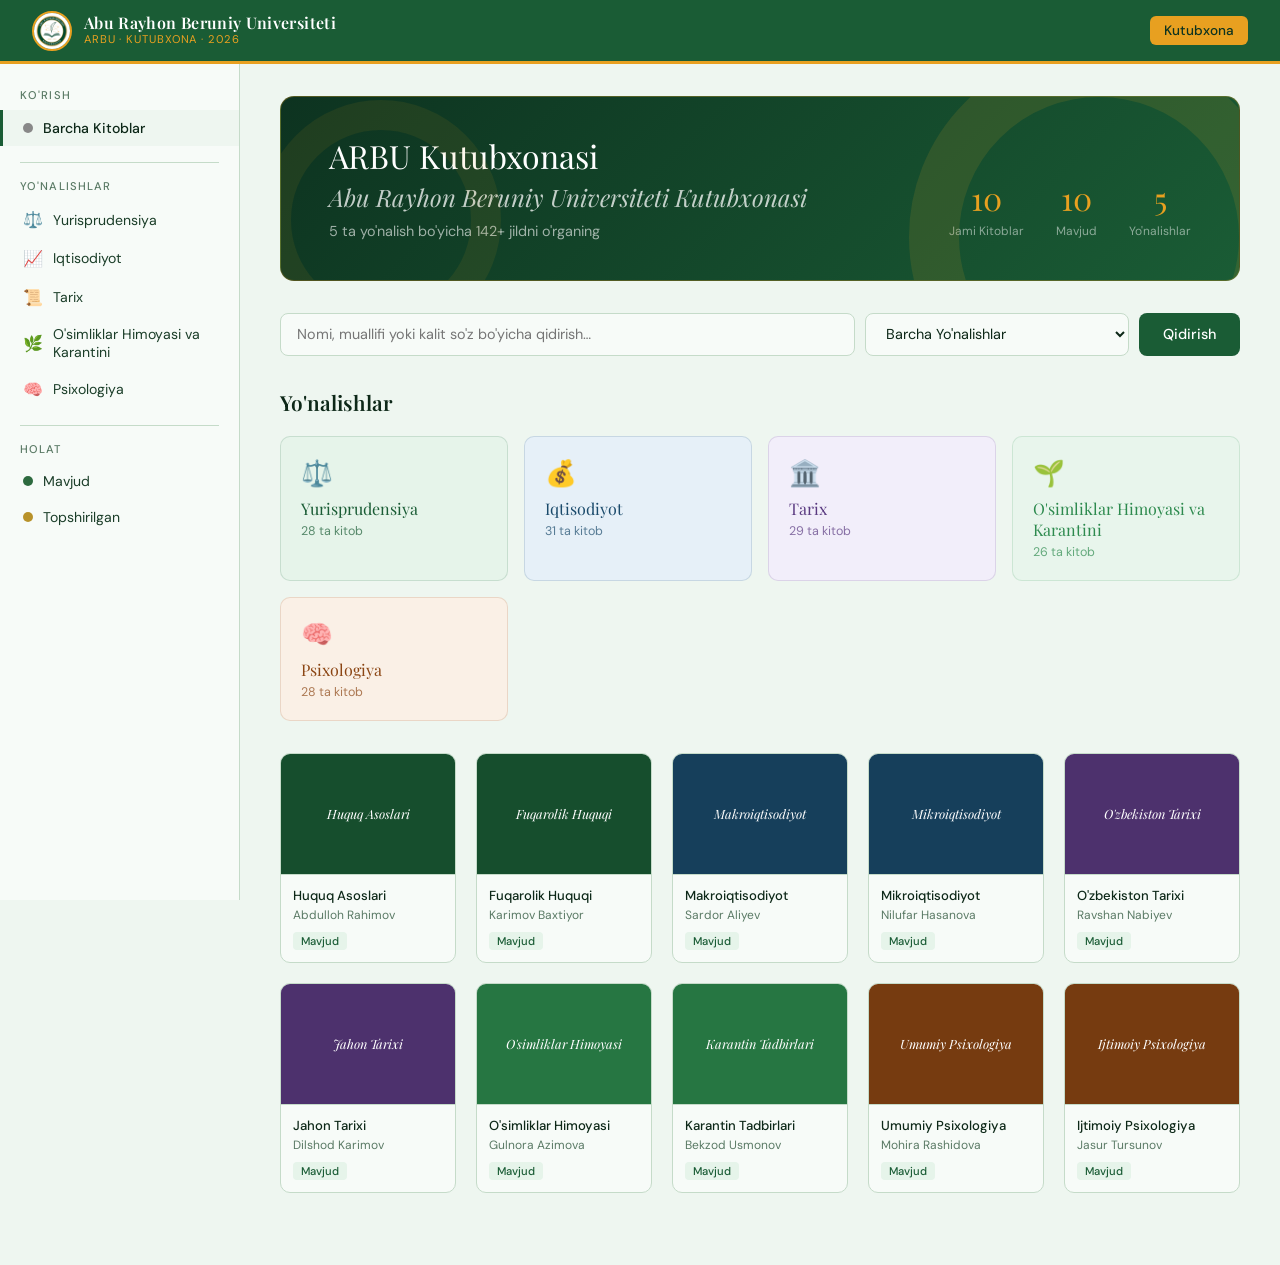
<file: index.html>
<!DOCTYPE html>
<html lang="uz">
<head>
<meta charset="UTF-8">
<meta name="viewport" content="width=device-width, initial-scale=1.0">
<title>Abu Rayhon Beruniy Universiteti Kutubxonasi</title>
<link href="https://fonts.googleapis.com/css2?family=Playfair+Display:ital,wght@0,400;0,600;1,400&family=DM+Sans:wght@300;400;500&display=swap" rel="stylesheet">
<style>
:root {
  --ink: #0d2818;
  --ink-soft: #1a3d28;
  --ink-muted: #5a7a65;
  --parchment: #f7fbf8;
  --cream: #eef6f0;
  --warm-border: #c5dbc9;
  --gold: #e8a020;
  --gold-light: #fdf0d0;
  --gold-dark: #b87c10;
  --green: #1a5c35;
  --green-dark: #0d3320;
  --green-light: #e6f4ea;
  --section-yurisprudensiya: #1a5c35;
  --section-yurisprudensiya-bg: #e6f4ea;
  --section-iqtisodiyot: #1a4a6b;
  --section-iqtisodiyot-bg: #e6f0f8;
  --section-tarix: #5a3a80;
  --section-tarix-bg: #f2eefa;
  --section-osimliklar: #2d8a4e;
  --section-osimliklar-bg: #e8f5ec;
  --section-psixologiya: #8b4513;
  --section-psixologiya-bg: #faf0e6;
  --sidebar-w: 240px;
}

* { box-sizing: border-box; margin: 0; padding: 0; }

body {
  font-family: 'DM Sans', sans-serif;
  background: var(--cream);
  color: var(--ink);
  min-height: 100vh;
}

/* ─── NAV ─── */
.topbar {
  background: var(--green);
  color: #fff;
  display: flex;
  align-items: center;
  justify-content: space-between;
  padding: 0 2rem;
  height: 64px;
  position: sticky;
  top: 0;
  z-index: 100;
  border-bottom: 3px solid var(--gold);
}
.topbar-logo {
  font-family: 'Playfair Display', serif;
  font-size: 1.1rem;
  letter-spacing: 0.02em;
  display: flex;
  align-items: center;
  gap: 12px;
}
.topbar-logo img {
  width: 40px; height: 40px;
  border-radius: 50%;
  object-fit: cover;
  border: 2px solid var(--gold);
}
.topbar-logo .logo-text { display: flex; flex-direction: column; gap: 1px; }
.topbar-logo .logo-main { font-size: 1rem; font-weight: 600; color: #fff; line-height: 1; }
.topbar-logo .logo-sub  { font-size: 0.7rem; color: var(--gold); letter-spacing: 0.08em; font-family: 'DM Sans', sans-serif; }
.topbar-nav { display: flex; gap: 4px; }
.topbar-nav button {
  background: none; border: none;
  color: rgba(255,255,255,0.7);
  font-family: 'DM Sans', sans-serif;
  font-size: 0.85rem;
  padding: 6px 14px;
  border-radius: 6px;
  cursor: pointer;
  transition: all 0.15s;
}
.topbar-nav button:hover { background: rgba(255,255,255,0.15); color: #fff; }
.topbar-nav button.active { background: var(--gold); color: var(--green-dark); font-weight: 500; }

/* ─── PAGES ─── */
.page { display: none; }
.page.active { display: block; }

/* ─── LIBRARY PAGE ─── */
.library-layout {
  display: flex;
  min-height: calc(100vh - 64px);
}

.sidebar {
  width: var(--sidebar-w);
  background: var(--parchment);
  border-right: 1px solid var(--warm-border);
  padding: 1.5rem 0;
  flex-shrink: 0;
  position: sticky;
  top: 64px;
  height: calc(100vh - 64px);
  overflow-y: auto;
}
.sidebar-label {
  font-size: 0.7rem;
  font-weight: 500;
  letter-spacing: 0.1em;
  text-transform: uppercase;
  color: var(--ink-muted);
  padding: 0 1.25rem;
  margin-bottom: 0.5rem;
}
.sidebar-item {
  display: flex; align-items: center; gap: 10px;
  padding: 0.55rem 1.25rem;
  cursor: pointer;
  transition: background 0.15s;
  font-size: 0.88rem;
  color: var(--ink-soft);
  border-left: 3px solid transparent;
}
.sidebar-item:hover { background: var(--cream); }
.sidebar-item.active {
  background: var(--cream);
  border-left-color: var(--green);
  color: var(--ink);
  font-weight: 500;
}
.sidebar-dot {
  width: 10px; height: 10px; border-radius: 50%; flex-shrink: 0;
}
.sidebar-divider {
  height: 1px; background: var(--warm-border);
  margin: 1rem 1.25rem;
}

/* ─── MAIN CONTENT ─── */
.main {
  flex: 1;
  padding: 2rem 2.5rem;
  overflow-y: auto;
}

/* ─── HERO ─── */
.hero {
  background: linear-gradient(135deg, var(--green-dark) 0%, var(--green) 100%);
  color: #fff;
  border-radius: 14px;
  padding: 2.5rem 3rem;
  margin-bottom: 2rem;
  display: flex;
  align-items: flex-end;
  justify-content: space-between;
  gap: 2rem;
  position: relative;
  overflow: hidden;
  border: 1px solid rgba(232,160,32,0.3);
}
.hero::before {
  content: '';
  position: absolute;
  right: -50px; top: -50px;
  width: 280px; height: 280px;
  border-radius: 50%;
  border: 50px solid rgba(232,160,32,0.12);
}
.hero::after {
  content: '';
  position: absolute;
  left: -20px; bottom: -60px;
  width: 180px; height: 180px;
  border-radius: 50%;
  border: 30px solid rgba(232,160,32,0.08);
}
.hero-title {
  font-family: 'Playfair Display', serif;
  font-size: 2rem;
  line-height: 1.2;
  margin-bottom: 0.5rem;
}
.hero-sub {
  color: rgba(255,255,255,0.6);
  font-size: 0.9rem;
}
.hero-stats {
  display: flex; gap: 2rem; flex-shrink: 0;
}
.hero-stat { text-align: center; }
.hero-stat .num {
  font-family: 'Playfair Display', serif;
  font-size: 2rem;
  color: var(--gold);
  display: block;
}
.hero-stat .lbl {
  font-size: 0.75rem;
  color: rgba(255,255,255,0.5);
}

/* ─── SEARCH ─── */
.search-bar {
  display: flex; gap: 10px;
  margin-bottom: 2rem;
}
.search-bar input {
  flex: 1;
  border: 1px solid var(--warm-border);
  background: var(--parchment);
  border-radius: 8px;
  padding: 0.65rem 1rem;
  font-family: 'DM Sans', sans-serif;
  font-size: 0.9rem;
  color: var(--ink);
  outline: none;
  transition: border-color 0.15s;
}
.search-bar input:focus { border-color: var(--green); }
.search-bar select {
  border: 1px solid var(--warm-border);
  background: var(--parchment);
  border-radius: 8px;
  padding: 0.65rem 1rem;
  font-family: 'DM Sans', sans-serif;
  font-size: 0.9rem;
  color: var(--ink);
  outline: none;
  cursor: pointer;
}
.btn-search {
  background: var(--green);
  color: #fff;
  border: none;
  border-radius: 8px;
  padding: 0.65rem 1.5rem;
  font-family: 'DM Sans', sans-serif;
  font-size: 0.9rem;
  font-weight: 500;
  cursor: pointer;
  transition: background 0.15s;
}
.btn-search:hover { background: var(--green-dark); }

/* ─── SECTION HEADING ─── */
.section-heading {
  display: flex; align-items: center; gap: 12px;
  margin-bottom: 1.25rem;
}
.section-heading h2 {
  font-family: 'Playfair Display', serif;
  font-size: 1.3rem;
  font-weight: 600;
}
.section-badge {
  font-size: 0.75rem;
  padding: 3px 10px;
  border-radius: 20px;
  font-weight: 500;
}

/* ─── BOOK GRID ─── */
.books-grid {
  display: grid;
  grid-template-columns: repeat(auto-fill, minmax(175px, 1fr));
  gap: 1.25rem;
  margin-bottom: 2.5rem;
}
.book-card {
  background: var(--parchment);
  border: 1px solid var(--warm-border);
  border-radius: 10px;
  overflow: hidden;
  cursor: pointer;
  transition: transform 0.15s, box-shadow 0.15s;
}
.book-card:hover {
  transform: translateY(-3px);
  box-shadow: 0 6px 20px rgba(0,0,0,0.1);
}
.book-cover {
  height: 120px;
  display: flex; align-items: center; justify-content: center;
  font-family: 'Playfair Display', serif;
  font-style: italic;
  font-size: 0.8rem;
  text-align: center;
  padding: 0.75rem;
  line-height: 1.4;
  color: #fff;
  position: relative;
}
.book-cover::after {
  content: '';
  position: absolute;
  left: 0; top: 0; right: 0; bottom: 0;
  background: rgba(0,0,0,0.15);
}
.book-cover span { position: relative; z-index: 1; }
.book-info {
  padding: 0.75rem;
  border-top: 1px solid var(--warm-border);
}
.book-title {
  font-size: 0.82rem;
  font-weight: 500;
  line-height: 1.3;
  margin-bottom: 3px;
  color: var(--ink);
}
.book-author {
  font-size: 0.75rem;
  color: var(--ink-muted);
  margin-bottom: 6px;
}
.book-status {
  font-size: 0.7rem;
  padding: 2px 8px;
  border-radius: 4px;
  display: inline-block;
  font-weight: 500;
}
.status-available { background: var(--section-yurisprudensiya-bg); color: var(--section-yurisprudensiya); }
.status-checked { background: #fdf0d0; color: #b87c10; }

/* ─── SECTIONS overview ─── */
.sections-grid {
  display: grid;
  grid-template-columns: repeat(auto-fill, minmax(200px, 1fr));
  gap: 1rem;
  margin-bottom: 2rem;
}
.section-card {
  border-radius: 10px;
  padding: 1.25rem;
  cursor: pointer;
  transition: opacity 0.15s;
  border: 1px solid rgba(0,0,0,0.06);
}
.section-card:hover { opacity: 0.85; }
.section-card-icon {
  font-size: 1.6rem;
  margin-bottom: 0.5rem;
}
.section-card-title {
  font-family: 'Playfair Display', serif;
  font-size: 1rem;
  margin-bottom: 4px;
}
.section-card-count {
  font-size: 0.78rem;
  opacity: 0.7;
}

/* ─── BUTTONS ─── */
.btn-sm {
  font-size: 0.75rem;
  padding: 4px 12px;
  border-radius: 5px;
  border: 1px solid var(--warm-border);
  background: none;
  cursor: pointer;
  font-family: 'DM Sans', sans-serif;
  transition: all 0.15s;
  margin-right: 4px;
}
.btn-sm:hover { background: var(--cream); }
.btn-sm.danger { border-color: #f09595; color: #a32d2d; }
.btn-sm.danger:hover { background: #fcebeb; }
.btn-sm.primary { background: var(--green); color: #fff; border-color: var(--green); }
.btn-sm.primary:hover { background: var(--green-dark); }

/* ─── NOTIFICATION ─── */
.toast {
  position: fixed;
  bottom: 2rem; right: 2rem;
  background: var(--green-dark);
  color: #fff;
  border-left: 4px solid var(--gold);
  padding: 0.75rem 1.25rem;
  border-radius: 8px;
  font-size: 0.88rem;
  opacity: 0;
  transform: translateY(10px);
  transition: all 0.25s;
  z-index: 999;
  pointer-events: none;
}
.toast.show { opacity: 1; transform: translateY(0); }

/* ─── RESPONSIVE ─── */
@media (max-width: 1024px) {
  .stats-row {
    grid-template-columns: repeat(2, 1fr);
  }
}

@media (max-width: 833px) {
  .library-layout,
  .admin-layout {
    flex-direction: column;
  }

  .sidebar,
  .admin-sidebar {
    width: 100%;
    position: static;
    height: auto;
    border-right: none;
    border-bottom: 1px solid var(--warm-border);
  }

  .admin-sidebar {
    border-bottom: 3px solid var(--gold);
  }

  .main,
  .admin-main {
    padding: 1.5rem 1rem;
  }

  .hero {
    flex-direction: column;
    padding: 1.5rem;
    align-items: flex-start;
  }

  .hero-stats {
    width: 100%;
    justify-content: space-around;
  }

  .books-grid {
    grid-template-columns: repeat(auto-fill, minmax(150px, 1fr));
  }

  .sections-grid {
    grid-template-columns: repeat(auto-fill, minmax(160px, 1fr));
  }

  .topbar {
    padding: 0 1rem;
  }

  .topbar-logo .logo-text {
    display: none;
  }

  .search-bar {
    flex-direction: column;
  }

  .search-bar select {
    width: 100%;
  }
}

@media (max-width: 480px) {
  .books-grid {
    grid-template-columns: repeat(auto-fill, minmax(130px, 1fr));
    gap: 0.75rem;
  }

  .book-cover {
    height: 100px;
  }

  .hero-title {
    font-size: 1.5rem;
  }

  .hero-stat .num {
    font-size: 1.5rem;
  }

  .sections-grid {
    grid-template-columns: 1fr;
  }
}

/* ─── BOOK MODAL ─── */
.book-modal {
  position: fixed;
  top: 0;
  left: 0;
  right: 0;
  bottom: 0;
  z-index: 1000;
  display: flex;
  align-items: center;
  justify-content: center;
}

.modal-overlay {
  position: absolute;
  top: 0;
  left: 0;
  right: 0;
  bottom: 0;
  background: rgba(0, 0, 0, 0.5);
  cursor: pointer;
}

.modal-content {
  position: relative;
  background: var(--parchment);
  border-radius: 14px;
  box-shadow: 0 20px 60px rgba(0, 0, 0, 0.3);
  width: 90%;
  max-width: 600px;
  max-height: 90vh;
  overflow-y: auto;
  display: flex;
  flex-direction: column;
}

.modal-close {
  position: absolute;
  top: 1rem;
  right: 1rem;
  background: none;
  border: none;
  font-size: 2rem;
  cursor: pointer;
  color: var(--ink);
  z-index: 10;
  width: 40px;
  height: 40px;
  display: flex;
  align-items: center;
  justify-content: center;
  transition: transform 0.15s;
}

.modal-close:hover {
  transform: scale(1.2);
}

.modal-body {
  display: grid;
  grid-template-columns: 200px 1fr;
  gap: 2rem;
  padding: 2rem;
}

.modal-cover {
  display: flex;
  align-items: flex-start;
}

.cover-image {
  width: 100%;
  aspect-ratio: 3/4;
  background: linear-gradient(135deg, var(--green-dark) 0%, var(--green) 100%);
  border-radius: 10px;
  display: flex;
  align-items: center;
  justify-content: center;
  font-family: 'Playfair Display', serif;
  font-size: 0.9rem;
  text-align: center;
  padding: 1rem;
  color: #fff;
  overflow: hidden;
  position: relative;
}

.cover-image img {
  position: absolute;
  top: 0;
  left: 0;
  width: 100%;
  height: 100%;
  object-fit: cover;
}

.modal-details {
  display: flex;
  flex-direction: column;
  gap: 1.5rem;
}

.modal-title {
  font-family: 'Playfair Display', serif;
  font-size: 1.5rem;
  color: var(--ink);
  line-height: 1.3;
  margin: 0;
}

.modal-meta {
  display: flex;
  flex-direction: column;
  gap: 0.8rem;
}

.meta-item {
  display: flex;
  gap: 0.8rem;
  font-size: 0.9rem;
}

.meta-label {
  font-weight: 500;
  color: var(--ink-muted);
  min-width: 80px;
}

.meta-value {
  color: var(--ink);
  flex: 1;
}

.modal-actions {
  display: flex;
  gap: 1rem;
  margin-top: 1rem;
}

.btn-download {
  flex: 1;
  background: var(--green);
  color: #fff;
  border: none;
  border-radius: 8px;
  padding: 0.75rem 1.5rem;
  font-family: 'DM Sans', sans-serif;
  font-size: 0.9rem;
  font-weight: 500;
  cursor: pointer;
  transition: background 0.15s;
}

.btn-download:hover {
  background: var(--green-dark);
}

.btn-download:disabled {
  background: #ccc;
  cursor: not-allowed;
}

.btn-close {
  background: var(--cream);
  color: var(--ink);
  border: 1px solid var(--warm-border);
  border-radius: 8px;
  padding: 0.75rem 1.5rem;
  font-family: 'DM Sans', sans-serif;
  font-size: 0.9rem;
  cursor: pointer;
  transition: background 0.15s;
}

.btn-close:hover {
  background: #ddd;
}

@media (max-width: 600px) {
  .modal-body {
    grid-template-columns: 1fr;
    gap: 1.5rem;
    padding: 1.5rem 1rem;
  }

  .modal-cover {
    width: 200px;
    margin: 0 auto;
  }

  .cover-image {
    aspect-ratio: 3/4;
  }

  .modal-title {
    font-size: 1.2rem;
  }

  .modal-actions {
    flex-direction: column;
  }
}
</style>
</head>
<body>

<!-- TOPBAR -->
<nav class="topbar">
  <div class="topbar-logo">
    <img src="img/logo orqa foni yoq.png" alt="ARBU Logo">
    <div class="logo-text">
      <span class="logo-main">Abu Rayhon Beruniy Universiteti</span>
      <span class="logo-sub">ARBU · KUTUBXONA · 2026</span>
    </div>
  </div>
  <div class="topbar-nav">
    <button class="active" onclick="showPage('library')">Kutubxona</button>
    <!-- <button onclick="window.location.href='admin-login.html'"></button> -->
  </div>
</nav>

<!-- TOAST -->
<div class="toast" id="toast"></div>

<!-- ═══════════ LIBRARY PAGE ═══════════ -->
<div id="page-library" class="page active">
  <div class="library-layout">

    <!-- Sidebar -->
    <aside class="sidebar">
      <div class="sidebar-label">Ko'rish</div>
      <div class="sidebar-item active" onclick="filterBooks('all', this)">
        <span class="sidebar-dot" style="background:#888"></span> Barcha Kitoblar
      </div>
      <div class="sidebar-divider"></div>
      <div class="sidebar-label">Yo'nalishlar</div>
      <div class="sidebar-item" onclick="filterBooks('yurisprudensiya', this)">
        <span class="sidebar-dot" style="background:#1a5c35"></span> Yurisprudensiya
      </div>
      <div class="sidebar-item" onclick="filterBooks('iqtisodiyot', this)">
        <span class="sidebar-dot" style="background:#1a4a6b"></span> Iqtisodiyot
      </div>
      <div class="sidebar-item" onclick="filterBooks('tarix', this)">
        <span class="sidebar-dot" style="background:#5a3a80"></span> Tarix
      </div>
      <div class="sidebar-item" onclick="filterBooks('osimliklar', this)">
        <span class="sidebar-dot" style="background:#2d8a4e"></span> O'simliklar Himoyasi va Karantini
      </div>
      <div class="sidebar-item" onclick="filterBooks('psixologiya', this)">
        <span class="sidebar-dot" style="background:#8b4513"></span> Psixologiya
      </div>
      <div class="sidebar-divider"></div>
      <div class="sidebar-label">Holat</div>
      <div class="sidebar-item" onclick="filterBooks('available', this)">
        <span class="sidebar-dot" style="background:#2d6a3f"></span> Mavjud
      </div>
      <div class="sidebar-item" onclick="filterBooks('checked', this)">
        <span class="sidebar-dot" style="background:#b8922a"></span> Topshirilgan
      </div>
    </aside>

    <!-- Main content -->
    <main class="main">
      <div class="hero">
        <div>
          <div class="hero-title">ARBU Kutubxonasi<br><span style="font-style:italic;font-size:1.5rem;color:rgba(255,255,255,0.75)">Abu Rayhon Beruniy Universiteti Kutubxonasi</span></div>
          <div class="hero-sub">5 ta yo'nalish bo'yicha 142+ jildni o'rganing</div>
        </div>
        <div class="hero-stats">
          <div class="hero-stat"><span class="num">142</span><span class="lbl">Jami Kitoblar</span></div>
          <div class="hero-stat"><span class="num">118</span><span class="lbl">Mavjud</span></div>
          <div class="hero-stat"><span class="num">5</span><span class="lbl">Yo'nalishlar</span></div>
        </div>
      </div>

      <!-- Search -->
      <div class="search-bar">
        <input type="text" id="searchInput" placeholder="Nomi, muallifi yoki kalit so'z bo'yicha qidirish…" oninput="liveSearch()">
        <select id="sectionFilter" onchange="liveSearch()">
          <option value="">Barcha Yo'nalishlar</option>
          <option value="yurisprudensiya">Yurisprudensiya</option>
          <option value="iqtisodiyot">Iqtisodiyot</option>
          <option value="tarix">Tarix</option>
          <option value="osimliklar">O'simliklar Himoyasi va Karantini</option>
          <option value="psixologiya">Psixologiya</option>
        </select>
        <button class="btn-search" onclick="liveSearch()">Qidirish</button>
      </div>

      <!-- Sections Overview (shown by default) -->
      <div id="sections-overview">
        <div class="section-heading">
          <h2>Yo'nalishlar</h2>
        </div>
        <div class="sections-grid">
          <div class="section-card" style="background:#e6f4ea;color:#1a5c35;border:1px solid rgba(26,92,53,0.15)" onclick="filterBooks('yurisprudensiya', null)">
            <div class="section-card-icon">⚖️</div>
            <div class="section-card-title">Yurisprudensiya</div>
            <div class="section-card-count">28 ta kitob</div>
          </div>
          <div class="section-card" style="background:#e6f0f8;color:#1a4a6b;border:1px solid rgba(26,74,107,0.15)" onclick="filterBooks('iqtisodiyot', null)">
            <div class="section-card-icon">💰</div>
            <div class="section-card-title">Iqtisodiyot</div>
            <div class="section-card-count">31 ta kitob</div>
          </div>
          <div class="section-card" style="background:#f2eefa;color:#5a3a80;border:1px solid rgba(90,58,128,0.15)" onclick="filterBooks('tarix', null)">
            <div class="section-card-icon">🏛️</div>
            <div class="section-card-title">Tarix</div>
            <div class="section-card-count">29 ta kitob</div>
          </div>
          <div class="section-card" style="background:#e8f5ec;color:#2d8a4e;border:1px solid rgba(45,138,78,0.15)" onclick="filterBooks('osimliklar', null)">
            <div class="section-card-icon">🌱</div>
            <div class="section-card-title">O'simliklar Himoyasi va Karantini</div>
            <div class="section-card-count">26 ta kitob</div>
          </div>
          <div class="section-card" style="background:#faf0e6;color:#8b4513;border:1px solid rgba(139,69,19,0.15)" onclick="filterBooks('psixologiya', null)">
            <div class="section-card-icon">🧠</div>
            <div class="section-card-title">Psixologiya</div>
            <div class="section-card-count">28 ta kitob</div>
          </div>
        </div>
      </div>

      <!-- Book results -->
      <div id="current-section-heading" class="section-heading" style="display:none">
        <h2 id="section-title">Barcha Kitoblar</h2>
        <span class="section-badge" id="section-badge-count"></span>
      </div>
      <div class="books-grid" id="books-grid"></div>
    </main>
  </div>
</div>

<!-- Book Details Modal -->
<div id="book-modal" class="book-modal" style="display:none">
  <div class="modal-overlay" onclick="closeBookModal()"></div>
  <div class="modal-content">
    <button class="modal-close" onclick="closeBookModal()">×</button>
    <div class="modal-body">
      <div class="modal-cover">
        <div id="modal-cover-image" class="cover-image"></div>
      </div>
      <div class="modal-details">
        <h2 id="modal-title" class="modal-title">Kitob Nomi</h2>
        <div class="modal-meta">
          <div class="meta-item">
            <span class="meta-label">Muallif:</span>
            <span id="modal-author" class="meta-value">-</span>
          </div>
          <div class="meta-item">
            <span class="meta-label">Yo'nalish:</span>
            <span id="modal-section" class="meta-value">-</span>
          </div>
          <div class="meta-item">
            <span class="meta-label">ISBN:</span>
            <span id="modal-isbn" class="meta-value">-</span>
          </div>
          <div class="meta-item">
            <span class="meta-label">Yil:</span>
            <span id="modal-year" class="meta-value">-</span>
          </div>
          <div class="meta-item">
            <span class="meta-label">Holat:</span>
            <span id="modal-status" class="meta-value">-</span>
          </div>
        </div>
        <div class="modal-actions">
          <button id="modal-download-btn" class="btn-download" onclick="downloadBookFromModal()">📄 Yuklab olish</button>
          <button class="btn-close" onclick="closeBookModal()">Yopish</button>
        </div>
      </div>
    </div>
  </div>
</div>

<script src="script.js"></script>
</body>
</html>
</file>
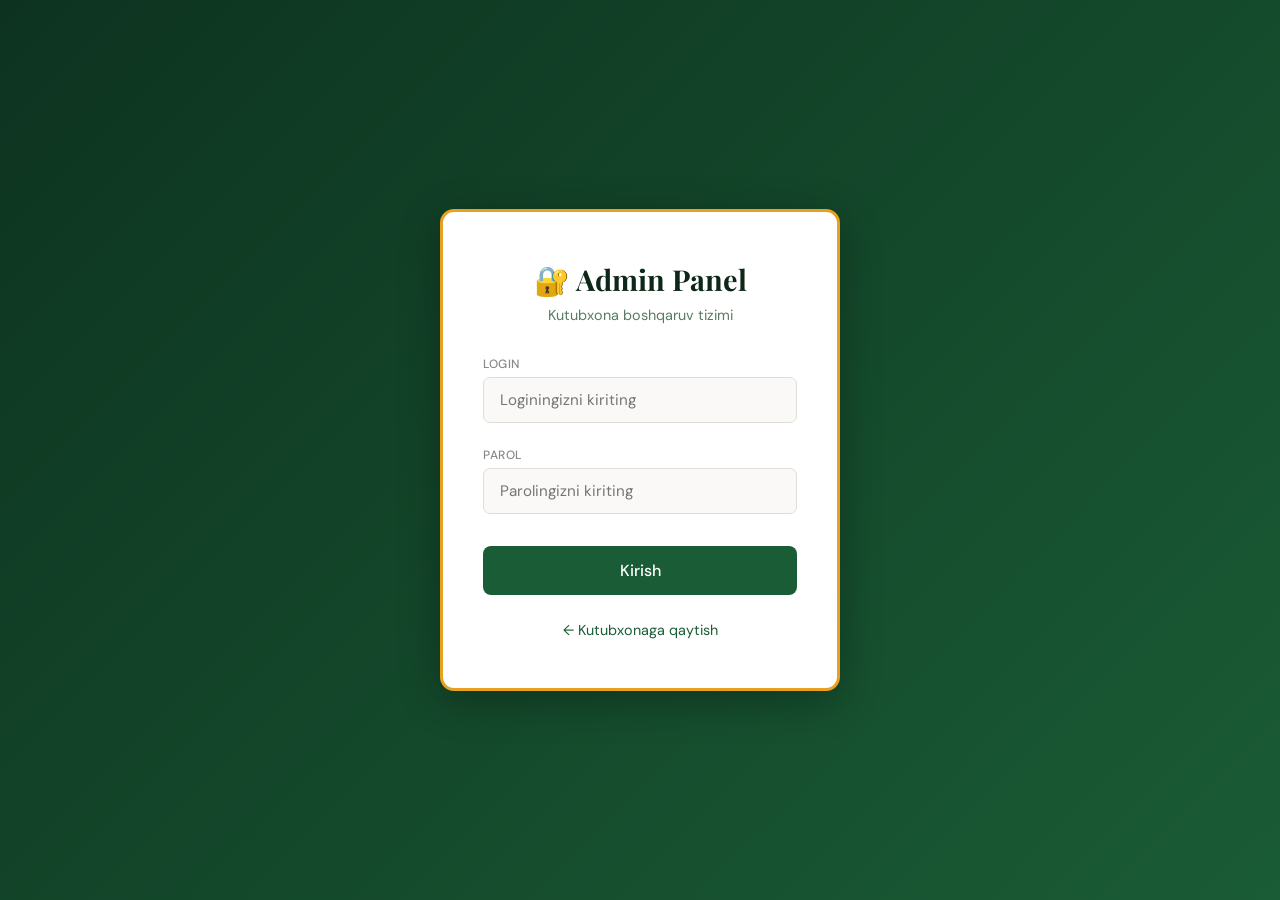
<file: admin-login.html>
<!DOCTYPE html>
<html lang="uz">
<head>
<meta charset="UTF-8">
<meta name="viewport" content="width=device-width, initial-scale=1.0">
<title>Admin Panel - Kirish</title>
<link href="https://fonts.googleapis.com/css2?family=Playfair+Display:ital,wght@0,400;0,600;1,400&family=DM+Sans:wght@300;400;500&display=swap" rel="stylesheet">
<style>
  * { box-sizing: border-box; margin: 0; padding: 0; }
  body {
    font-family: 'DM Sans', sans-serif;
    background: linear-gradient(135deg, #0d3320 0%, #1a5c35 100%);
    min-height: 100vh;
    display: flex;
    align-items: center;
    justify-content: center;
    padding: 2rem;
  }
  .login-container {
    background: #fff;
    border-radius: 14px;
    padding: 3rem 2.5rem;
    max-width: 400px;
    width: 100%;
    box-shadow: 0 10px 40px rgba(0,0,0,0.3);
    border: 3px solid #e8a020;
  }
  .login-header {
    text-align: center;
    margin-bottom: 2rem;
  }
  .login-header h1 {
    font-family: 'Playfair Display', serif;
    font-size: 1.8rem;
    color: #0d2818;
    margin-bottom: 0.5rem;
  }
  .login-header p {
    color: #5a7a65;
    font-size: 0.9rem;
  }
  .form-group {
    margin-bottom: 1.5rem;
  }
  .form-group label {
    display: block;
    font-size: 0.75rem;
    font-weight: 500;
    color: #888;
    text-transform: uppercase;
    letter-spacing: 0.05em;
    margin-bottom: 5px;
  }
  .form-group input {
    width: 100%;
    border: 1px solid #e0ddd5;
    border-radius: 7px;
    padding: 0.75rem 1rem;
    font-family: 'DM Sans', sans-serif;
    font-size: 0.95rem;
    background: #faf9f7;
    outline: none;
    transition: border-color 0.15s;
  }
  .form-group input:focus {
    border-color: #1a5c35;
  }
  .btn-login {
    width: 100%;
    background: #1a5c35;
    color: #fff;
    border: none;
    border-radius: 8px;
    padding: 0.85rem;
    font-family: 'DM Sans', sans-serif;
    font-size: 1rem;
    font-weight: 500;
    cursor: pointer;
    transition: background 0.15s;
    margin-top: 0.5rem;
  }
  .btn-login:hover {
    background: #0d3320;
  }
  .error-msg {
    background: #fcebeb;
    color: #a32d2d;
    padding: 0.75rem;
    border-radius: 7px;
    margin-bottom: 1rem;
    font-size: 0.88rem;
    display: none;
    text-align: center;
  }
  .back-link {
    text-align: center;
    margin-top: 1.5rem;
  }
  .back-link a {
    color: #1a5c35;
    text-decoration: none;
    font-size: 0.9rem;
  }
  .back-link a:hover {
    text-decoration: underline;
  }
</style>
</head>
<body>

<div class="login-container">
  <div class="login-header">
    <h1>🔐 Admin Panel</h1>
    <p>Kutubxona boshqaruv tizimi</p>
  </div>
  
  <div class="error-msg" id="errorMsg">
    Login yoki parol noto'g'ri!
  </div>

  <form onsubmit="return login()">
    <div class="form-group">
      <label>Login</label>
      <input type="text" id="username" placeholder="Loginingizni kiriting" required>
    </div>
    <div class="form-group">
      <label>Parol</label>
      <input type="password" id="password" placeholder="Parolingizni kiriting" required>
    </div>
    <button type="submit" class="btn-login">Kirish</button>
  </form>

  <div class="back-link">
    <a href="index.html">← Kutubxonaga qaytish</a>
  </div>
</div>

<script>
function login() {
  const username = document.getElementById('username').value;
  const password = document.getElementById('password').value;
  const errorMsg = document.getElementById('errorMsg');

  if (username === 'admin' && password === 'admin123') {
    sessionStorage.setItem('adminLoggedIn', 'true');
    window.location.href = 'admin.html';
    return false;
  } else {
    errorMsg.style.display = 'block';
    setTimeout(() => {
      errorMsg.style.display = 'none';
    }, 3000);
    return false;
  }
}
</script>

</body>
</html>
</file>
